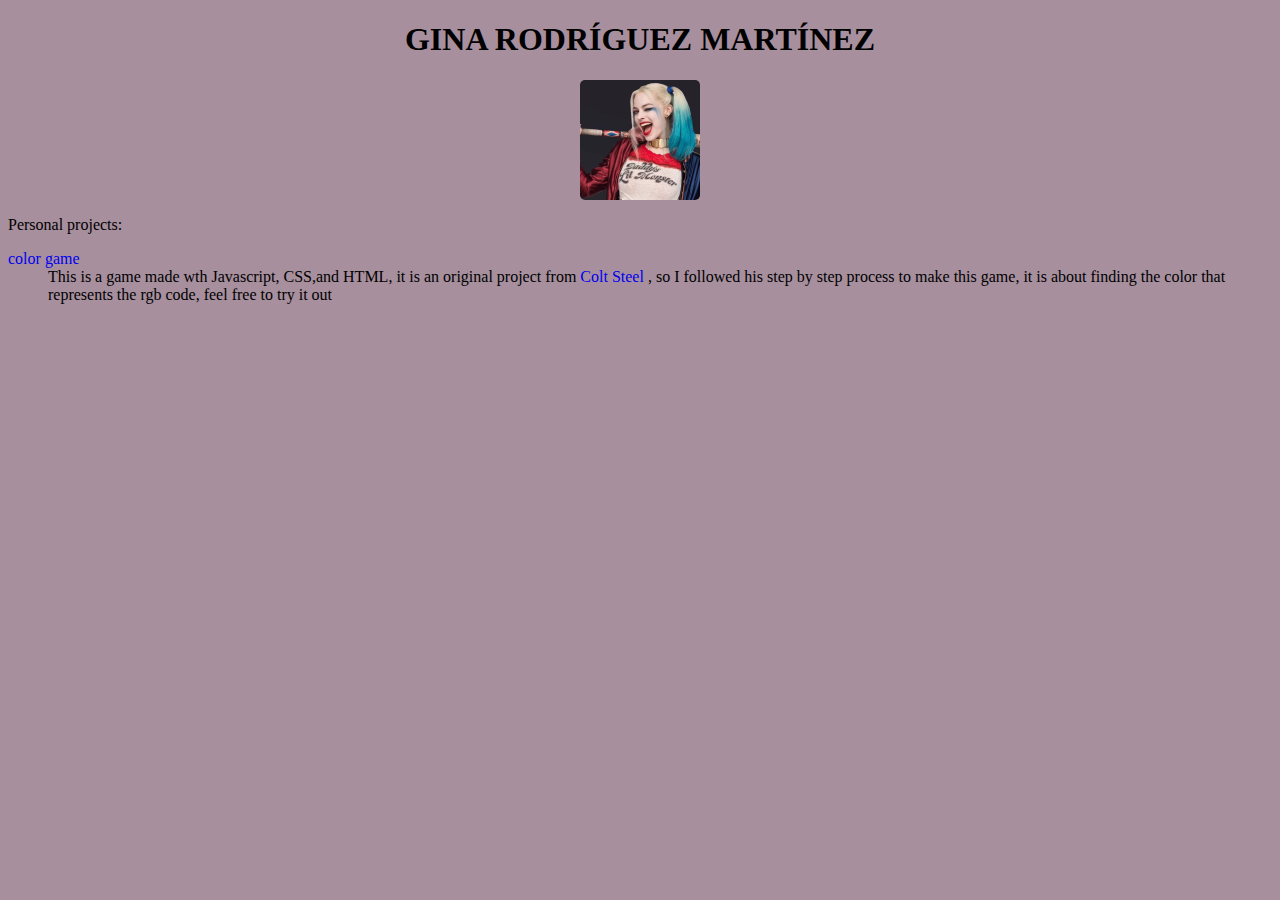
<file: index.html>
<!DOCTYPE html>
<html lang="en">
<head>
    <meta charset="UTF-8">
    <meta http-equiv="X-UA-Compatible" content="IE=edge">
    <meta name="viewport" content="width=device-width, initial-scale=1.0">
    <link rel="stylesheet" href="./css/style.css">

    <title>ABOUT ME </title>
</head>
<body>
    <header>

    </header>
    <main>
        <h1>GINA RODRÍGUEZ MARTÍNEZ</h1>
        <figure>
            <img src="./img/harley.png" alt="foto de perfil">
        </figure>
        <section>
            <p>Personal projects: </p>
        </section>
        <section class="lists">
            <dl>
                <dt><a href="./colorgame/index.html" target="_blank" rel="noopener noreferrer">color game</a></dt>
                    <dd>This is a game made wth Javascript, CSS,and HTML, it is an original project from 
                        <a href="https://www.udemy.com/user/coltsteele/"  target="_blank" rel="noopener noreferrer">
                        Colt Steel </a>, 
                        so I followed his step by step process to make this game, 
                        it is about finding the color that represents the rgb code, feel free to try it out</dd>
            </dl>

        </section>
        
    </main>
    

    
</body>
</html>
</file>
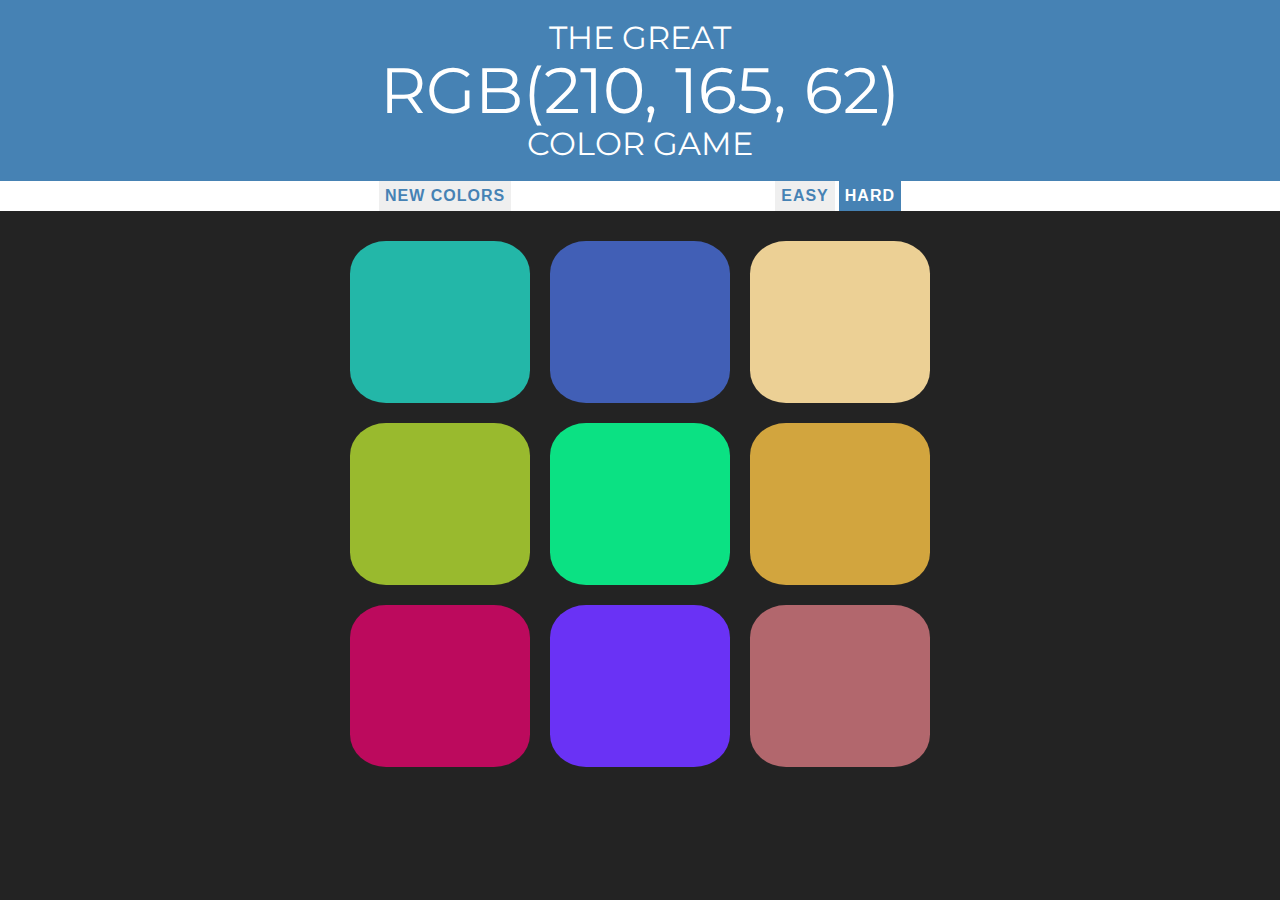
<file: colorgame/index.html>
<!DOCTYPE html>
<html lang="en">
<head>
    <meta charset="UTF-8">
    <meta name="viewport" content="width=device-width, initial-scale=1.0">
    <title>Color Game</title>
    <link href="https://fonts.googleapis.com/css2?family=Montserrat&display=swap" rel="stylesheet">
    <link rel="stylesheet" href="index.css">
</head>
<body>
    <h1>
        The Great
        <br> 
        <span id="colorDisplay">RGB</span>
        <br>  
        Color Game
    </h1>
    <div id="stripe">
        <button id="resetButton">New colors</button>
        <span id="mensaje"></span>
        <button class="mode">Easy</button>
        <button  class=" mode selected">Hard</button>  
    </div>
    <div id="container">
        <div class="square"></div>
        <div class="square"></div>
        <div class="square"></div>
        <div class="square"></div>
        <div class="square"></div>
        <div class="square"></div>
        <div class="square"></div>
        <div class="square"></div>
        <div class="square"></div>
    </div>
    

    <script src="index.js"></script>
</body>
</html>
</file>
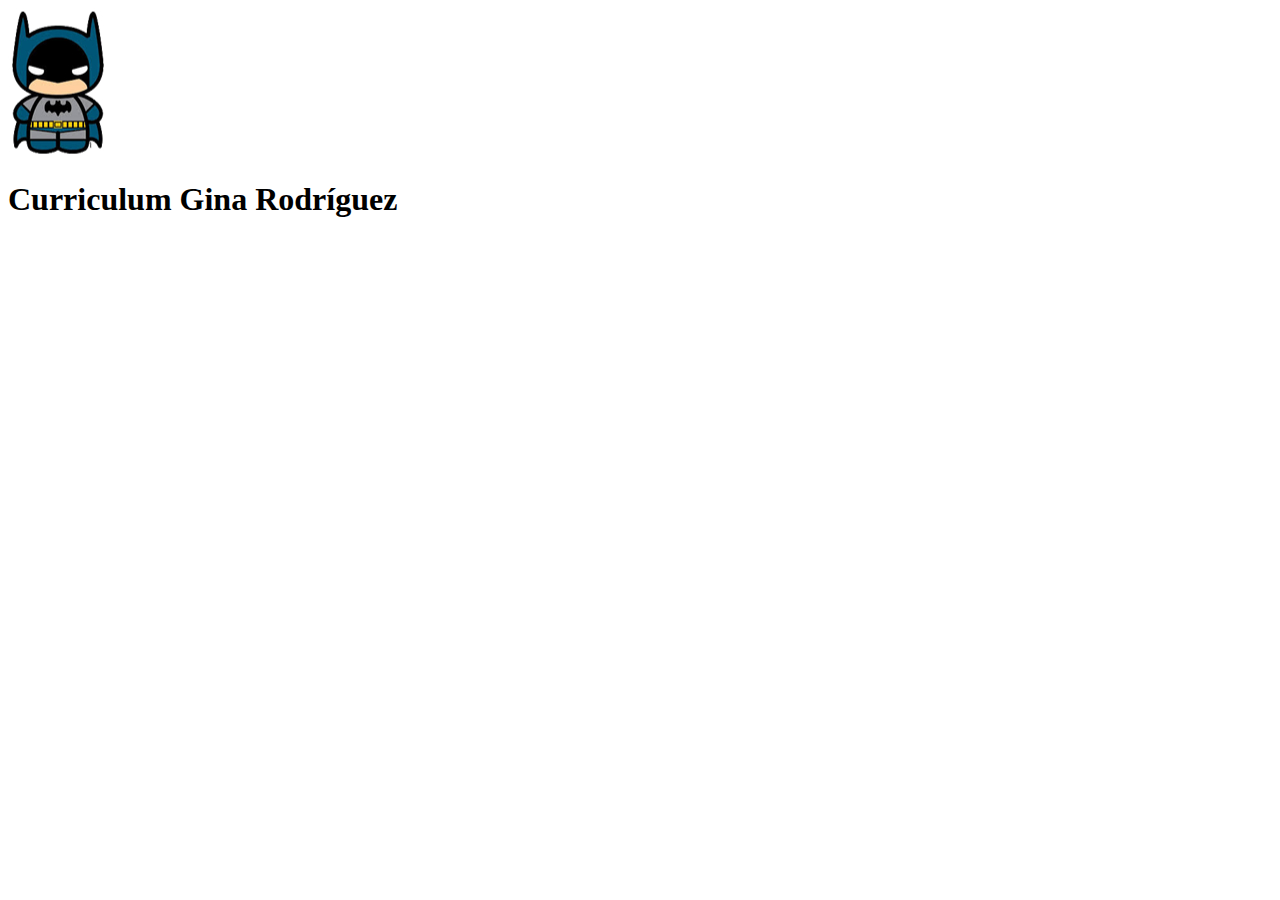
<file: Curriculum/index.html>
<!DOCTYPE html>
<html lang="es">
<head>
    <meta charset="UTF-8">
    <meta http-equiv="X-UA-Compatible" content="IE=edge">
    <meta name="viewport" content="width=device-width, initial-scale=1.0">
    <title>Curriculum</title>
</head>
<body>
    <header>
        <div id="foto">
            <img src="./images/logo batman.jpg" alt="logo de batman">
        </div>
        <h1>Curriculum Gina Rodríguez</h1>
    </header>
    <main>
        <section id="datosPersonales">
            

        </section>
    </main>
    
</body>
</html>
</file>
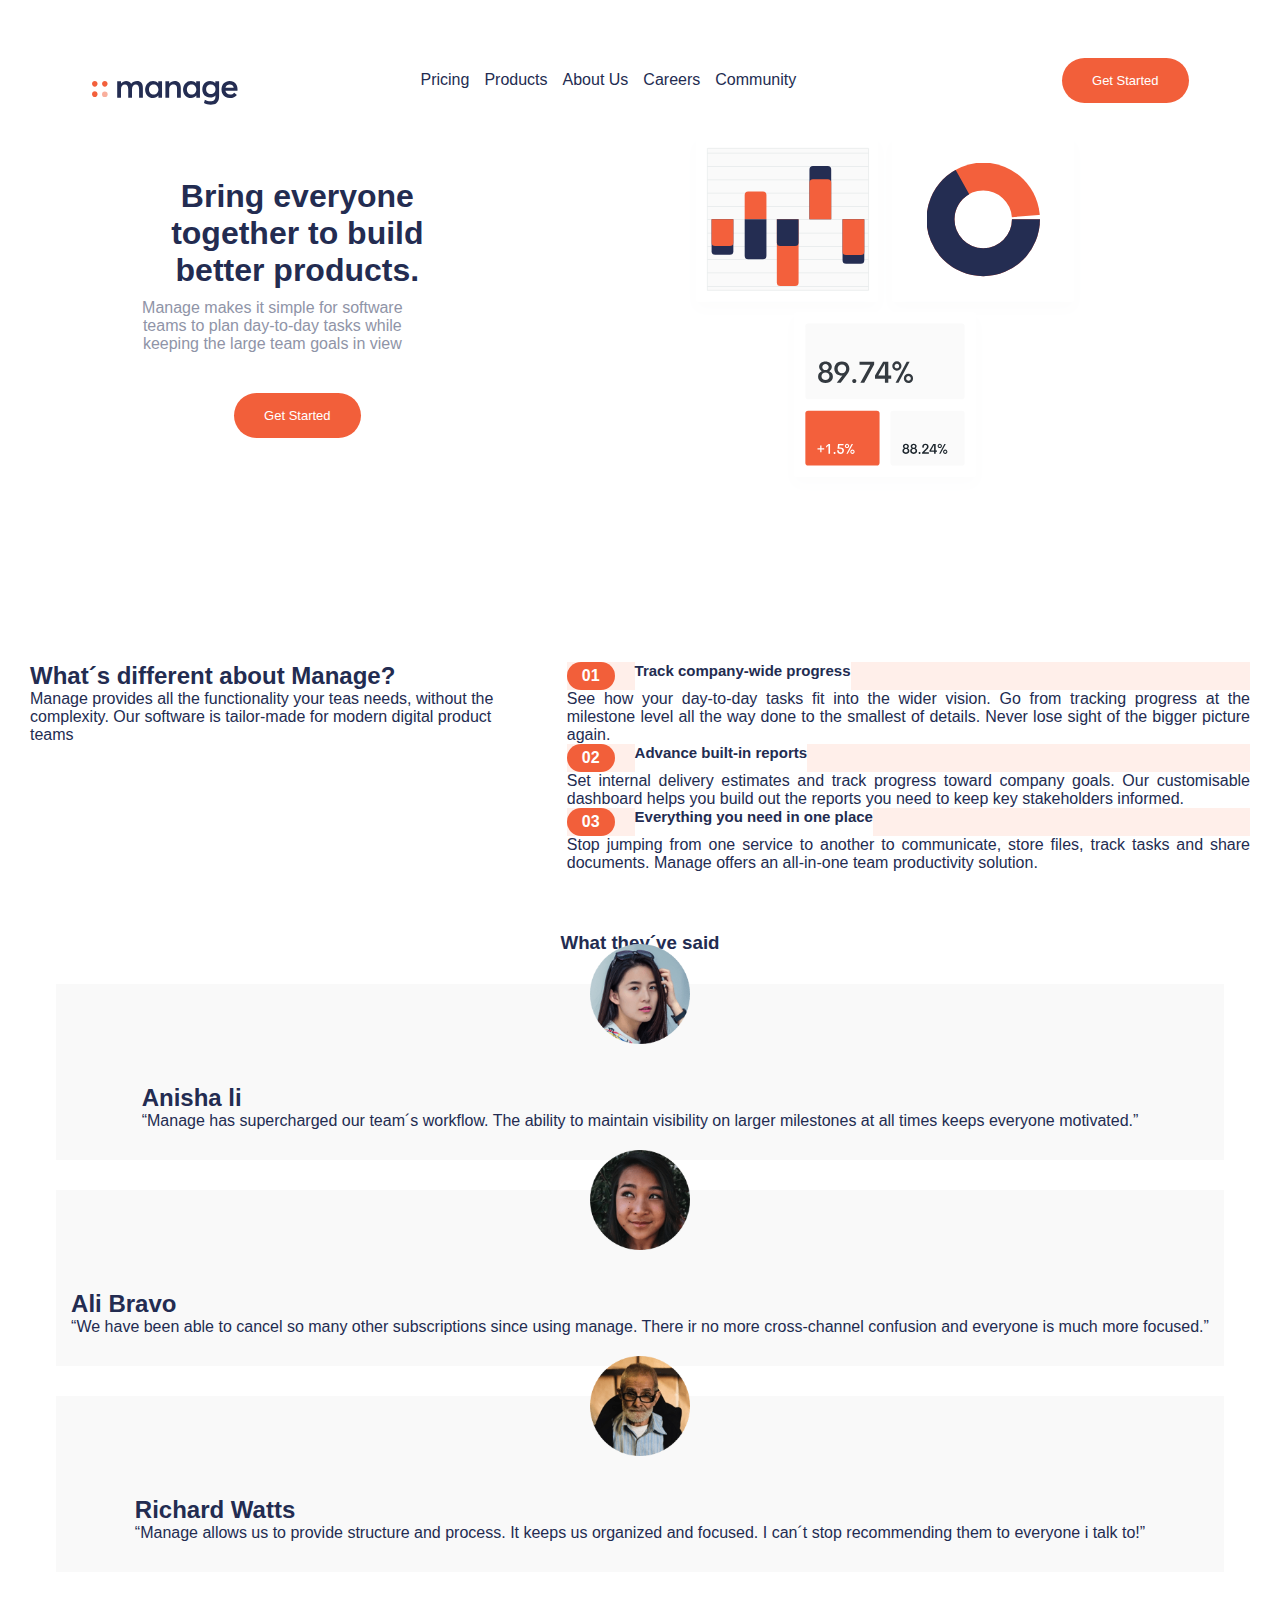
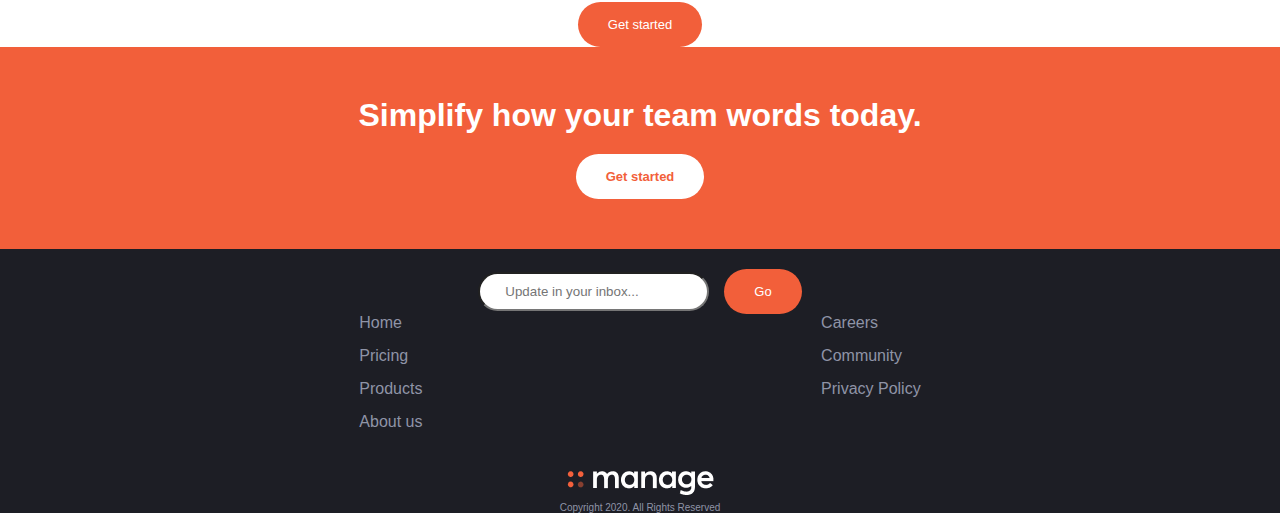
<file: Examen Practico Final - FE1/index.html>
<!DOCTYPE html>
<html lang="es">
<head>
    <meta charset="UTF-8">
    <meta http-equiv="X-UA-Compatible" content="IE=edge">
    <meta name="viewport" content="width=device-width, initial-scale=1.0">
    <link rel="stylesheet" href="https://use.fontawesome.com/releases/v5.15.4/css/all.css" integrity="sha384-DyZ88mC6Up2uqS4h/KRgHuoeGwBcD4Ng9SiP4dIRy0EXTlnuz47vAwmeGwVChigm" crossorigin="anonymous">
    <link rel="stylesheet" href="style.css">
    <title>Nico Digital</title>
</head>
<body>
    <header>
            <div class="logo">
                <img src="./imagenes/logo.svg" alt="logo" >
            </div>
            <i class="fas fa-bars"></i>  
            
            <div class="nav">
                <nav>
                    <ul>
                        <li><a href="#">Pricing</a></li>
                        <li><a href="#">Products</a></li>
                        <li><a href="#">About Us</a></li>
                        <li><a href="#">Careers</a></li>
                        <li><a href="#">Community</a></li>
                    </ul>
                </nav>
                <button type ="button" class="boton">Get Started</button>
            </div>
            
        
    </header>
    <main>
        <section class="banner1">
            <div class="ilustraciones">
                <img src="./imagenes/illustration-intro.svg" alt="ilustracion" srcset="">
            </div> 
            <div class="texto">
                <h1>Bring everyone together to build better products.</h1>
                <p>
                Manage makes it simple for software teams to plan 
                day-to-day tasks while keeping the large team goals in view
                </p>
                <button type ="button" class="boton">Get Started</button>
            </div>        
        </section>
        
        <section class="banner2">
            <div class="texto2">
                <h2>What´s different about Manage?</h2>
                <p>
                    Manage provides all the functionality your teas needs,
                    without the complexity. Our software is tailor-made for modern digital product teams
                </p>
            </div>
            <div class="listas">
                <dl>
                    <dt>
                        <div class="numeroTituloLista"> <span class="numero">01</span> <h3 class="tituloLista">Track company-wide progress</h3></div>
                    </dt>
                    <dd class="parrafoLista">
                            See how your day-to-day tasks fit into the wider vision. 
                            Go from tracking progress at the milestone level all the way done to the smallest of details. 
                            Never lose sight of the bigger picture again.
                    </dd>
                    <dt>
                        <div class="numeroTituloLista"><span class="numero">02</span><h3 class="tituloLista">Advance built-in reports</h3></div>
                        
                    </dt>
                    <dd class="parrafoLista">
                            Set internal delivery estimates and track progress toward company goals. 
                            Our customisable dashboard helps you build out the reports you need to keep key stakeholders informed.
                    </dd>
                    <dt>
                        <div class="numeroTituloLista"> <span class="numero">03</span> <h3 class="tituloLista">Everything you need in one place</h3></div>
                        
                    </dt>
                    <dd class="parrafoLista">
                            Stop jumping from one service to another to communicate, store files, 
                            track tasks and share documents. Manage offers an all-in-one team productivity solution.
                        
                    </dd>
                    
                </dl>
            </div>
            
        </section>    
        <section class="banner3">
            <h3>What they´ve said </h3>
            <div class="articulos">
                <article class="perfil">
                    <img  class="foto" src="./imagenes/avatar-anisha.png  " alt="perfilAnisha" srcset="">
                    <div class="card">
                        <h2>Anisha li</h2>
                        <p> 
                            “Manage has supercharged our team´s workflow. 
                            The ability to maintain visibility on larger milestones at all times keeps everyone motivated.”
                        </p>
                    </div>      
                </article>
                <article class="perfil">
                    <img class="foto" src="./imagenes/avatar-ali.png" alt="perfilAli" srcset="">
                    <div class="card">
                        <h2>Ali Bravo</h2>
                        <p> 
                            “We have been able to cancel so many other subscriptions since using manage. 
                            There ir no more cross-channel confusion and everyone is much more focused.”
                        </p>
                    </div>
                    
                </article>
                <article class="perfil">
                    <img class="foto" src="./imagenes/avatar-richard.png " alt="perfilRichard" srcset="">
                    <div class="card">
                        <h2>Richard Watts</h2>
                        <p> 
                            “Manage allows us to provide structure and process. 
                            It keeps us organized and focused. I can´t stop recommending them to everyone i talk to!”
                        </p>
                    </div>   
                </article>
            </div>
            <div >
                <button type ="button" class="boton">Get started</button>
            </div>
        </section>
        <section class="banner4">
            <p>Simplify how your team words today.</p>
            <button type ="button" class="boton">Get started</button>
        </section>
    </main>
    <footer>
        <section class="bannerFooter">
            <div class="formulario">
                <form action="#" method="post">
                    <input type="email" name="email" id="email" placeholder="Update in your inbox..." required>
                </form>
                <button type ="button" class="boton">Go</button>
            </div>
            
            <div class="menu">
                <div class="leftMenu">
                    <ul>
                        <li>Home</li>
                        <li>Pricing</li>
                        <li>Products</li>
                        <li>About us</li>
                    </ul>
                </div>
                <div class="rightMenu" >
                    <ul>
                        <li>Careers</li>
                        <li>Community</li>
                        <li>Privacy Policy</li>
                    </ul>
                </div>
            </div>   
            
            <div class="iconos">
                <i class="fab fa-facebook-square"></i>
                <i class="fab fa-youtube"></i>
                <i class="fab fa-twitter"></i>
                <i class="fab fa-pinterest"></i>
                <i class="fab fa-instagram"></i>
            </div>  
            <div class="logoFooter">
                <img src="./imagenes/LogoFooter.png" alt="logo" >
            </div>
            <p class="copyright">Copyright 2020. All Rights Reserved</p> 

        </section>
        
       
    </footer>
    
</body>
</html>
</file>
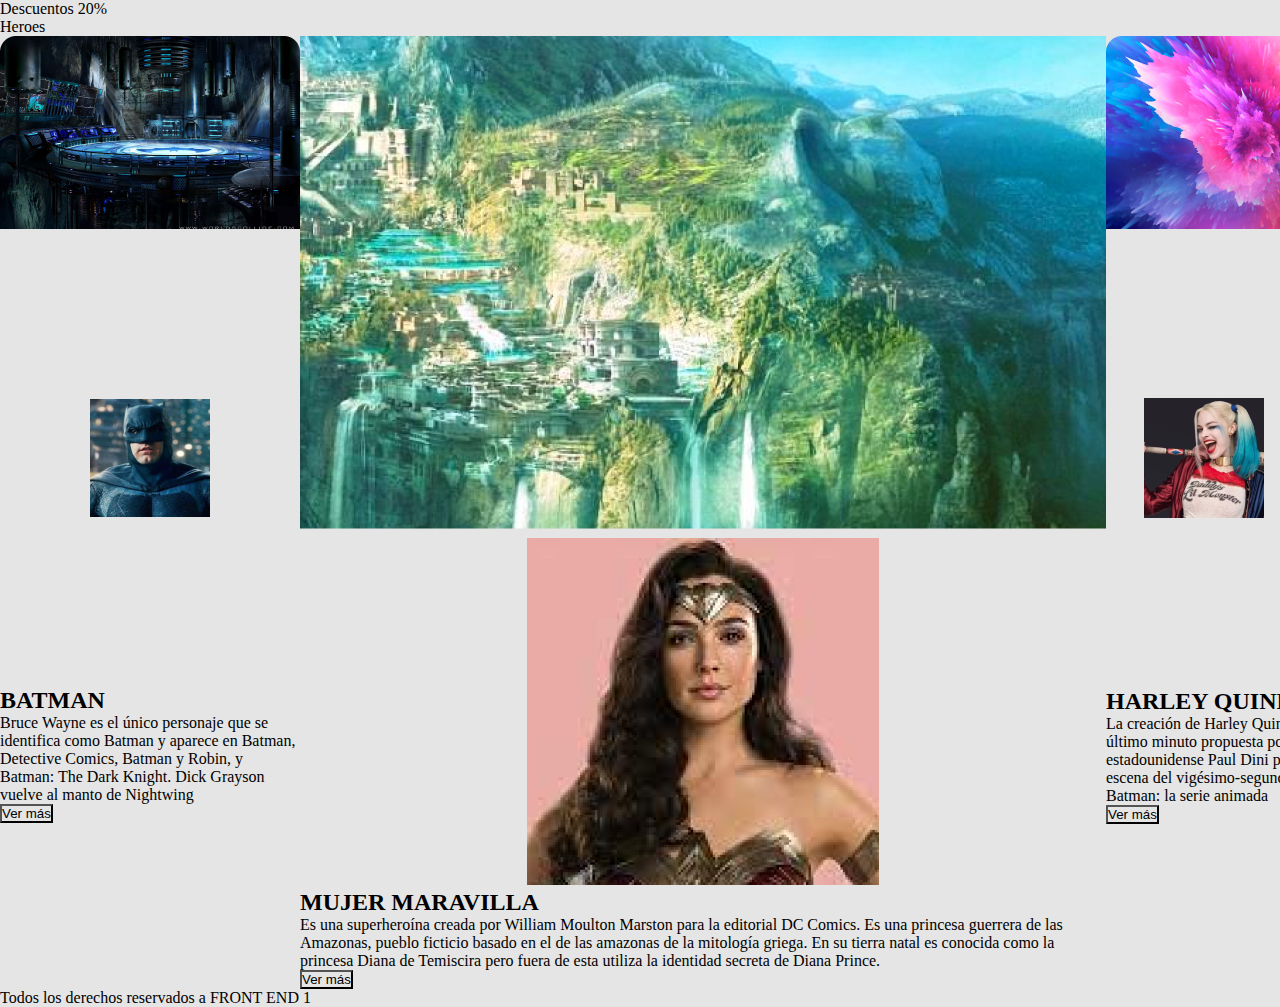
<file: Heroes/index.html>
<!DOCTYPE html>
<html lang="es">
<head>
    <meta charset="UTF-8">
    <meta http-equiv="X-UA-Compatible" content="IE=edge">
    <meta name="viewport" content="width=device-width, initial-scale=1.0">
    
    
    <link rel="stylesheet" href="style.css">
    <title>Heroes</title>
</head>
<body>
    <header>
        <div id="banner"><p>Descuentos 20%</p></div>
        <nav >Heroes</nav>
    </header>
    <main>
        <section class="flex-container">
            <article class="contenedorHeroes">
                <div><img id="fondo" src="./img/fondobatman.png" alt="fondobatman"></div>
                <div><img id="profile" src="./img/liga-justicia-batman-kO4H--1024x512@abc 1.png" alt="Batman"></div>
                <div class="texto">
                    <h2>BATMAN</h2>
                    <P id="descripcion"> 
                    Bruce Wayne es el único personaje que se identifica como Batman 
                    y aparece en Batman, Detective Comics, Batman y Robin, y Batman: The Dark Knight. 
                    Dick Grayson vuelve al manto de Nightwing
                    </P>
                    <button>Ver más</button> 
                </div>
            </article>
            <article class="contenedorHeroes">
                <div><img id="fondo" src="./img/wwfondo.png" alt="fondowonderwoman"></div>
                <div><img id="profile" src="./img/wonderwoman.png" alt="Wonder woman"></div>
                
                <div class="texto">
                    <h2>MUJER MARAVILLA</h2>
                    <P id="descripción">  
                        Es una superheroína creada por William Moulton Marston para la editorial DC Comics. 
                        Es una princesa guerrera de las Amazonas, pueblo ficticio basado en el de las amazonas de la mitología griega. 
                        En su tierra natal es conocida como la princesa Diana de Temiscira pero fuera de esta utiliza la identidad 
                        secreta de Diana Prince. 
                    </P>
                    <button>Ver más</button>
                </div>
            </article>
            <article class="contenedorHeroes">
                <div><img id="fondo" src="./img/harley-fondo.png" alt="fondoharley"></div>
                <div><img id="profile" src="./img/harley.png" alt="Harley"></div>
                <div><img id="corazon" src="./img/corazon.png" alt="corazon" ></div>
                
                <div class="texto">
                    <h2>HARLEY QUINN</h2>
                    <P id="descripción">
                    La creación de Harley Quinn fue una idea de último minuto propuesta 
                    por el escritor estadounidense Paul Dini para modificar una escena del vigésimo-segundo episodio de Batman: 
                    la serie animada 
                    </P>
                    <button>Ver más</button>
                </div>
            </article>
            
        </section>       
    </main>
    <footer>
        <p>Todos los derechos reservados a FRONT END 1</p>
    </footer>
    
</body>
</html>
</file>
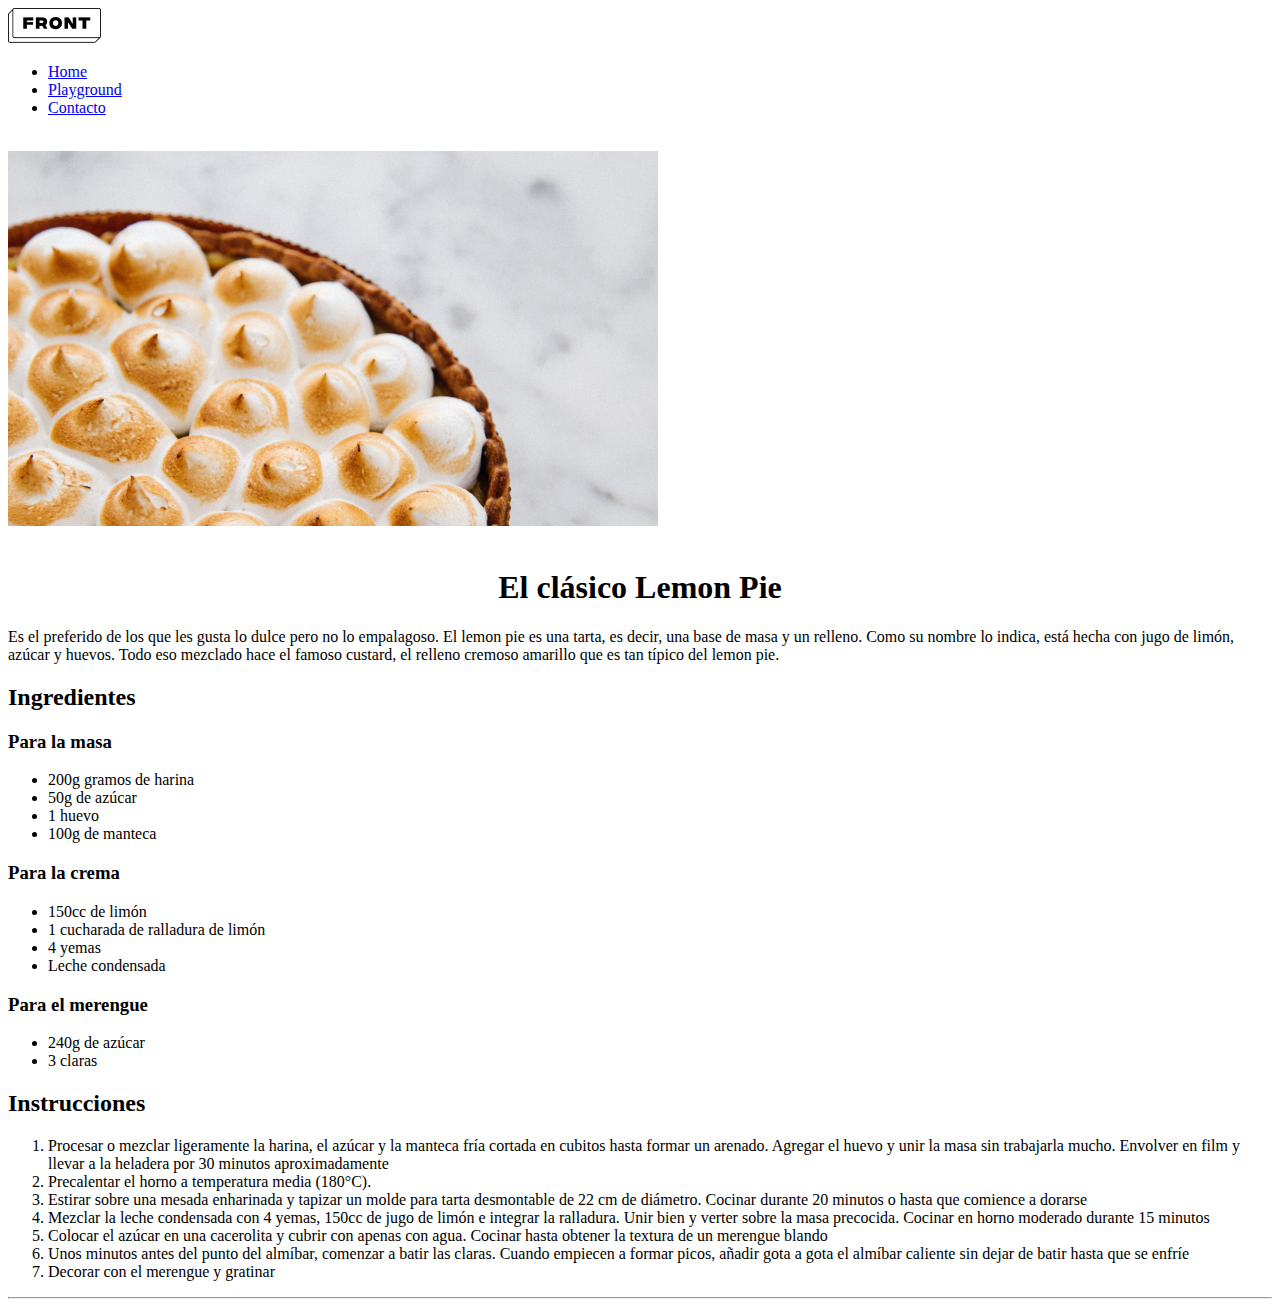
<file: lemonpie/index.html>
<!DOCTYPE html>
<html lang="es">
<head>
    <meta charset="UTF-8" />
    <meta http-equiv="X-UA-Compatible" content="IE=edge" />
    <meta name="viewport" content="width=device-width, initial-scale=1.0" />
    <title>Lemon Pie</title>
</head>
<body>
<header>
    <div class="logo">
        <img src="./img/Group.png" alt="" srcset="" />
    </div>
    <nav>
    <ul>
        <li><a href="#">Home</a></li>
        <li><a href="https://playground.digitalhouse.com" target="_blanck">Playground </a></li>
        <li><a href="#">Contacto</a></li>
        </ul>
    </nav>
</header>
<main>
    <br />
    <div>
        <img src="./img/lemon-pie 1.jpg" alt="" srcset="" />
    </div>
    <br />
    <section class ="tit">
        <h1 style="text-align: center;">
        <strong>El clásico Lemon Pie</strong>
        </h1>
        <p>
        Es el preferido de los que les gusta lo dulce pero no lo empalagoso.
        El lemon pie es una tarta, es decir, una base de masa y un relleno.
        Como su nombre lo indica, está hecha con jugo de limón, azúcar y
        huevos. Todo eso mezclado hace el famoso custard, el relleno cremoso
        amarillo que es tan típico del lemon pie.
        </p>
    </section>
    <section>
        <h2>Ingredientes</h2>
        <h3>Para la masa</h3>
    <ul>
        <li>200g gramos de harina</li>
        <li>50g de azúcar</li>
        <li>1 huevo</li>
        <li>100g de manteca</li>
    </ul>
        <h3>Para la crema</h3>
    <ul>
        <li>150cc de limón</li>
        <li>1 cucharada de ralladura de limón</li>
        <li>4 yemas</li>
        <li>Leche condensada</li>
        </ul>
        <h3>Para el merengue</h3>
    <ul>
        <li>240g de azúcar</li>
        <li>3 claras</li>
    </ul>
    </section>
    <section>
    <h2>Instrucciones</h2>
    <ol>
        <li>
        Procesar o mezclar ligeramente la harina, el azúcar y la manteca
        fría cortada en cubitos hasta formar un arenado. Agregar el huevo y
        unir la masa sin trabajarla mucho. Envolver en film y llevar a la
        heladera por 30 minutos aproximadamente
        </li>
        <li>Precalentar el horno a temperatura media (180°C).</li>
        <li>
        Estirar sobre una mesada enharinada y tapizar un molde para tarta
        desmontable de 22 cm de diámetro. Cocinar durante 20 minutos o hasta
        que comience a dorarse
        </li>
        <li>
        Mezclar la leche condensada con 4 yemas, 150cc de jugo de limón e
        integrar la ralladura. Unir bien y verter sobre la masa precocida.
        Cocinar en horno moderado durante 15 minutos
        </li>
        <li>
        Colocar el azúcar en una cacerolita y cubrir con apenas con agua.
        Cocinar hasta obtener la textura de un merengue blando
        </li>
        <li>
        Unos minutos antes del punto del almíbar, comenzar a batir las
        claras. Cuando empiecen a formar picos, añadir gota a gota el
        almíbar caliente sin dejar de batir hasta que se enfríe
        </li>
        <li>Decorar con el merengue y gratinar</li>
        </ol>
    </section>
</main>
<footer>
    <hr />
</footer>
</body>
</html>
</file>
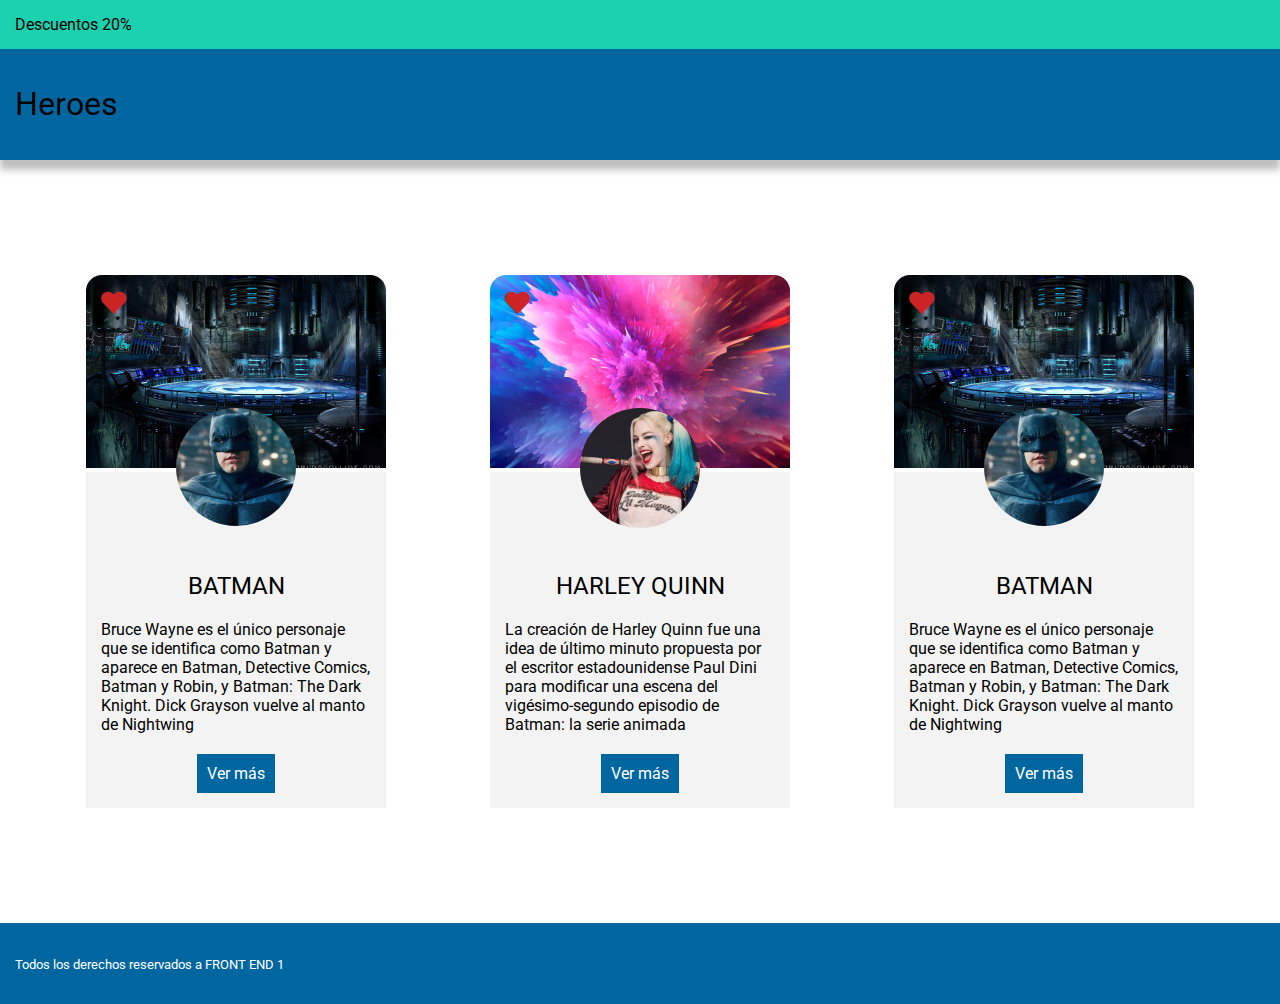
<file: clase_10_mesa/index_facil.html>
<!DOCTYPE html>
<html lang="en">
<head>
    <meta charset="UTF-8">
    <meta http-equiv="X-UA-Compatible" content="IE=edge">
    <meta name="viewport" content="width=device-width, initial-scale=1.0">
    <title>Heroes</title>
    <link rel="stylesheet" href="https://cdnjs.cloudflare.com/ajax/libs/font-awesome/5.15.3/css/all.min.css">
    <link rel="stylesheet" href="./css/style_facil.css">
</head>

<body>
    <div>Descuentos 20%</div>
    <header>
        <h1>Heroes</h1>
       
    </header>
    <main>
        <section id="idBatman">
            <i class="fas fa-heart"></i>
            <img src="./img/batman_background.png" alt="Batman">
            <img src="./img/batman_perfil.png" alt="" class="perfil">
            <div>
                <h2>Batman</h2>
                <p>Bruce Wayne es el único personaje que se identifica como Batman y aparece en Batman, Detective Comics, Batman y Robin, y Batman: The Dark Knight. Dick Grayson vuelve al manto de Nightwing</p>
                <a href="">Ver más</a>
            </div>
        </section>
        <section id="idHatley">
            <i class="fas fa-heart"></i>
            <img src="./img/harley_background.png" alt="Harley Quinn">
            <img src="./img/harley_perfil.png" alt="Harley Quinn" class="perfil">
            <div>
                <h2>Harley Quinn</h2>
                <p class="perfil">La creación de Harley Quinn fue una idea de último minuto propuesta por el escritor estadounidense Paul Dini para modificar una escena del vigésimo-segundo episodio de Batman: la serie animada</p>
                <a href="">Ver más</a>
            </div>
        </section>
        <section>
            <i class="fas fa-heart"></i>
            <img src="./img/batman_background.png" alt="Baticueva">
            <img src="./img/batman_perfil.png" alt="Batman" class="perfil">
            <div>
                <h2>Batman</h2>
                <p>Bruce Wayne es el único personaje que se identifica como Batman y aparece en Batman, Detective Comics, Batman y Robin, y Batman: The Dark Knight. Dick Grayson vuelve al manto de Nightwing</p>
                <a href="">Ver más</a>
            </div>
        </section>
    </main>
    <footer>
        <p><small>Todos los derechos reservados a FRONT END 1</small></p>
    </footer>
</body>
</html>
</file>
<file: css/style.css>
body {
    background-color: rgba(165, 140, 155, 0.973);
}
h1 {
    text-align: center;
}

img {
    margin: auto;
    display: block;
    border-radius: 5px; 
}

a {
    text-decoration: none;
}
.lists a:hover {
    color: purple;
}
.lists a:active {
    color: red;
}
</file>
<file: colorgame/index.css>
body {
    background-color: #232323;
    margin: 0;
    font-family: 'Montserrat', sans-serif;
 
 
}

.square {
    width: 30%;
    background: greenyellow;
    padding-bottom: 27%;
    float: left;
    margin: 1.66%;
    border-radius: 20%;
    transition: background-color 0.6s;
}
 #container {
     margin: 20px auto;
     max-width: 600px;
 }

 h1 {
     text-align: center;
     font-weight: normal;
     line-height: 1.1;
     color: white;
     background-color: steelblue;
     margin: 0;
     text-transform: uppercase;
     padding: 20px 0;
 }
 #mensaje {
     display: inline-block;
     width: 20%;
 }
#colorDisplay {
    font-size: 200%;
}
 #stripe {
     background-color: white;
     height: 30px;
     text-align: center;
     color: black;
 }
.selected {
    color: white;
    background-color:steelblue;
}

button {
    border: none;
    background-color: none;
    text-transform: uppercase;
    height: 100%;
    font-weight: 700;
    color: steelblue;
    letter-spacing: 1px;
    font-size: inherit;
    outline: none;
    transition: all 0.3s;
}
button:hover {
    color: white;
    background-color: steelblue;
}
</file>
<file: Examen Practico Final - FE1/style.css>
@import url('https://fonts.googleapis.com/css2?family=Be+Vietnam+Pro&display=swap');
@import url('https://fonts.googleapis.com/css2?family=Be+Vietnam+Pro:wght@500&display=swap');
@import url('https://fonts.googleapis.com/css2?family=Be+Vietnam+Pro:wght@700&display=swap');

* {
    box-sizing: border-box;
    padding: 0%;
    margin: 0%;
}

body {
    max-width: 100%;
    font-family: 'Be Vietnam', sans-serif;
    font-size: 16px;
    color: var(--colorSecundario);
}

li {
    list-style: none;
}

a {
    text-decoration: none
}

header {
    display: flex;
    justify-content: space-around;
    align-items: center;
    margin-top: 30px;
    height: 100px;
    width: 100%;
}


:root {
    --colorPrincipal:  rgb(242, 95, 58);
    --colorSecundario: rgb(35, 44, 81);
    --colorNeutroAzulGris:rgb(143, 148, 167);
    --colorNeutroAzul: rgb(29, 30, 37);
    --colorNeutroRojo: rgb(255, 239, 234);
    --colorNeutroGris: rgb(249, 249, 249);
}
.logo {
    margin-top: 30px;
    text-align: center;
}
.nav {
    display: none;
}


section.banner1  {
    display: flex;
    flex-direction: column;
    justify-content: space-evenly;
    align-items: center;
    text-align: center;
    
}
section div.ilustraciones img{
    width: 80vw;
}
section div.texto {
    display: flex;
    flex-direction: column;
    align-items: center;
    margin-bottom: 15px;
    padding: 0 25px 0 25px; 
}
section div.texto h1 {
    font-size: 2rem;
    font-weight: bold;
}
section div.texto p {
    padding: 10px 55px 40px 5px;
    color: var(--colorNeutroAzulGris);

}

.boton {
    padding: 15px 30px;
    border-radius: 40px;
    background-color: var(--colorPrincipal);
    color: white;
    border: none;
    font-size: 13px;
    text-align: center; 
    display: flex;
    flex-direction: column;
    
    }

.boton:hover {
        opacity: 0.4;
        cursor:pointer;
    }
.banner2 {
        
        margin-top: 0px;
        display: flex;
        flex-direction: column;
        align-content: center;
        margin: 160px 10px 60px 10px;
}
.listas {
    display: flex;
    flex-direction: column;
}
.numeroTituloLista {
    background-color: var(--colorNeutroRojo);
    display: flex;
}
.tituloLista {
    font-size: 15px;
    margin-left: 20px;
    text-align: center;
    
}
.numero {
    background-color: var(--colorPrincipal);
    border-radius: 15px;
    padding: 5px 15px;
    color: white;
    font-weight: bold;
    
}
.parrafoLista {
    text-align: justify;
}
.banner3 {
    display: flex;
    flex-direction: column;
    align-items: center;
}
.perfil {
    
    display: flex;
    flex-direction: column;
    justify-content: space-evenly;
    align-items: center;
    margin: 30px;
    padding: 0px 15px 30px 15px;
    background-color: var(--colorNeutroGris );
}
.foto {
    
    position: relative;
    bottom: 40px;
    width: 100px;
}
.banner4 {
    margin: 0%;
    background-color: var(--colorPrincipal);
    display: flex;
    flex-direction: column;
    padding: 50px 40px;
    align-items: center;
    }
section.banner4 button.boton {
    background-color: white;
    color: var(--colorPrincipal);
    font-weight: bold;

}
.banner4 p {
    font-weight: bold;
    font-size: 2rem;
    color: white;
    text-align: center;
    padding-bottom: 20px;
}
.bannerFooter {
    
    display: flex;
    flex-direction: column; 
    align-items: center;
    color: white;
    background-color: var(--colorNeutroAzul);
}
.menu {

    display: flex;
    flex-direction: row;
    justify-content: space-around;
    width: 75%;
    color: var(--colorNeutroAzulGris);
}
.leftMenu ul {
    display: flex;
    flex-direction: column;
    gap: 15px;
    
}
.rightMenu ul {
    display: flex;
    flex-direction: column;
    gap: 15px;
}
.formulario {
    display: flex;
    justify-content: space-around;
    align-items: center;
    gap: 15px;
    margin-top: 20px;
}
input {
    border-radius: 30px;
    padding: 10px 25px;
}
.iconos {
    margin-top: 20px;
    margin-bottom: 20px;
    display: flex;
    gap: 20px;
    font-size: 30px;
}
.copyright {
    color: var(--colorNeutroAzulGris);
    font-size: 10px;
}
@media screen and (min-width: 375px ){
    header {
        display: flex;
    }
    .fas {
        display: none;
    }
    .nav {
        display: flex;
        justify-content: space-between;
        align-items: center;
        gap: 45px;
        width: 60%;
    }
    .nav ul {
        display: flex;
        gap: 15px;
    }
    .nav ul a {
        color: var(--colorSecundario);
    }
    section.banner1 {
        display: flex;
        flex-direction: row-reverse;
    }
    section div.ilustraciones img {
        width: 70%;
    }
    section .texto {
        width: 30%;
    }
    section.banner2 {
        
        flex-direction: row;
    }
    section div.texto2 {
        padding: 0 20px;
    }
    section div.listas {
        padding: 0 20px;
    }
    section h3.tituloLista {
        background-color: white;
    }
}
</file>
<file: Heroes/style.css>
* {
    box-sizing: border-box;
    background: #E5E5E5;
    margin: 0;
    padding: 0;
}

.flex-container {
    display: flex;
}
.contenedorHeroes {
    display: flex;
    flex-wrap: wrap;
    justify-content: space-around;
}
</file>
<file: clase_10_mesa/css/style_facil.css>
@import url('https://fonts.googleapis.com/css2?family=Roboto:wght@400;700&display=swap');

body{
    font-family: 'Roboto', sans-serif;
    margin: 0;
    padding: 0;
}

body > *{
    padding: 15px;
}

body > div{
    background-color: #1CD1B0;
}

header{
    box-shadow: 0px 10px 7px rgba(0, 0, 0, 0.25); 
    position: sticky;
    top: 0;
    z-index: 10;
}

header, a, footer{
    background-color: #00669F;
}

h1, h2{
    font-weight: normal;
}

main{
    /* con flex */
    /* display: flex;
    align-items: center;
    justify-content: space-around; */
    /* sin flex */
    text-align: center;
}

section{
    position: relative;
    width: 300px;
    /* con flex */
    /* margin: 100px 0; */
    /* sin flex */
    display: inline-block;
    margin: 100px 50px;
}

section i, 
section img.perfil{
    position: absolute;
}
section i{
    color: #CC2424;
    font-size: 25px;
    top: 15px;
    left: 15px;
}
section img.perfil{
    border-radius: 50%;
    top: 25%;
    left: 30%;
}

section > div{
    background-color: #F3F3F3;
    text-align: center;
    padding: 100px 15px 15px;
}

section > div > h2{
    text-transform: uppercase;
    margin-top: 0;
}

section > div > p{
    text-align: left;
    margin-bottom: 20px;
    font-size: 16px;
}

footer, a{
    color: #FFF;
}
a{
    padding: 10px;
    display: inline-block;
    font-size: 16px;
    text-decoration: none;
}
section{

}
section #idBatman{

}
</file>
